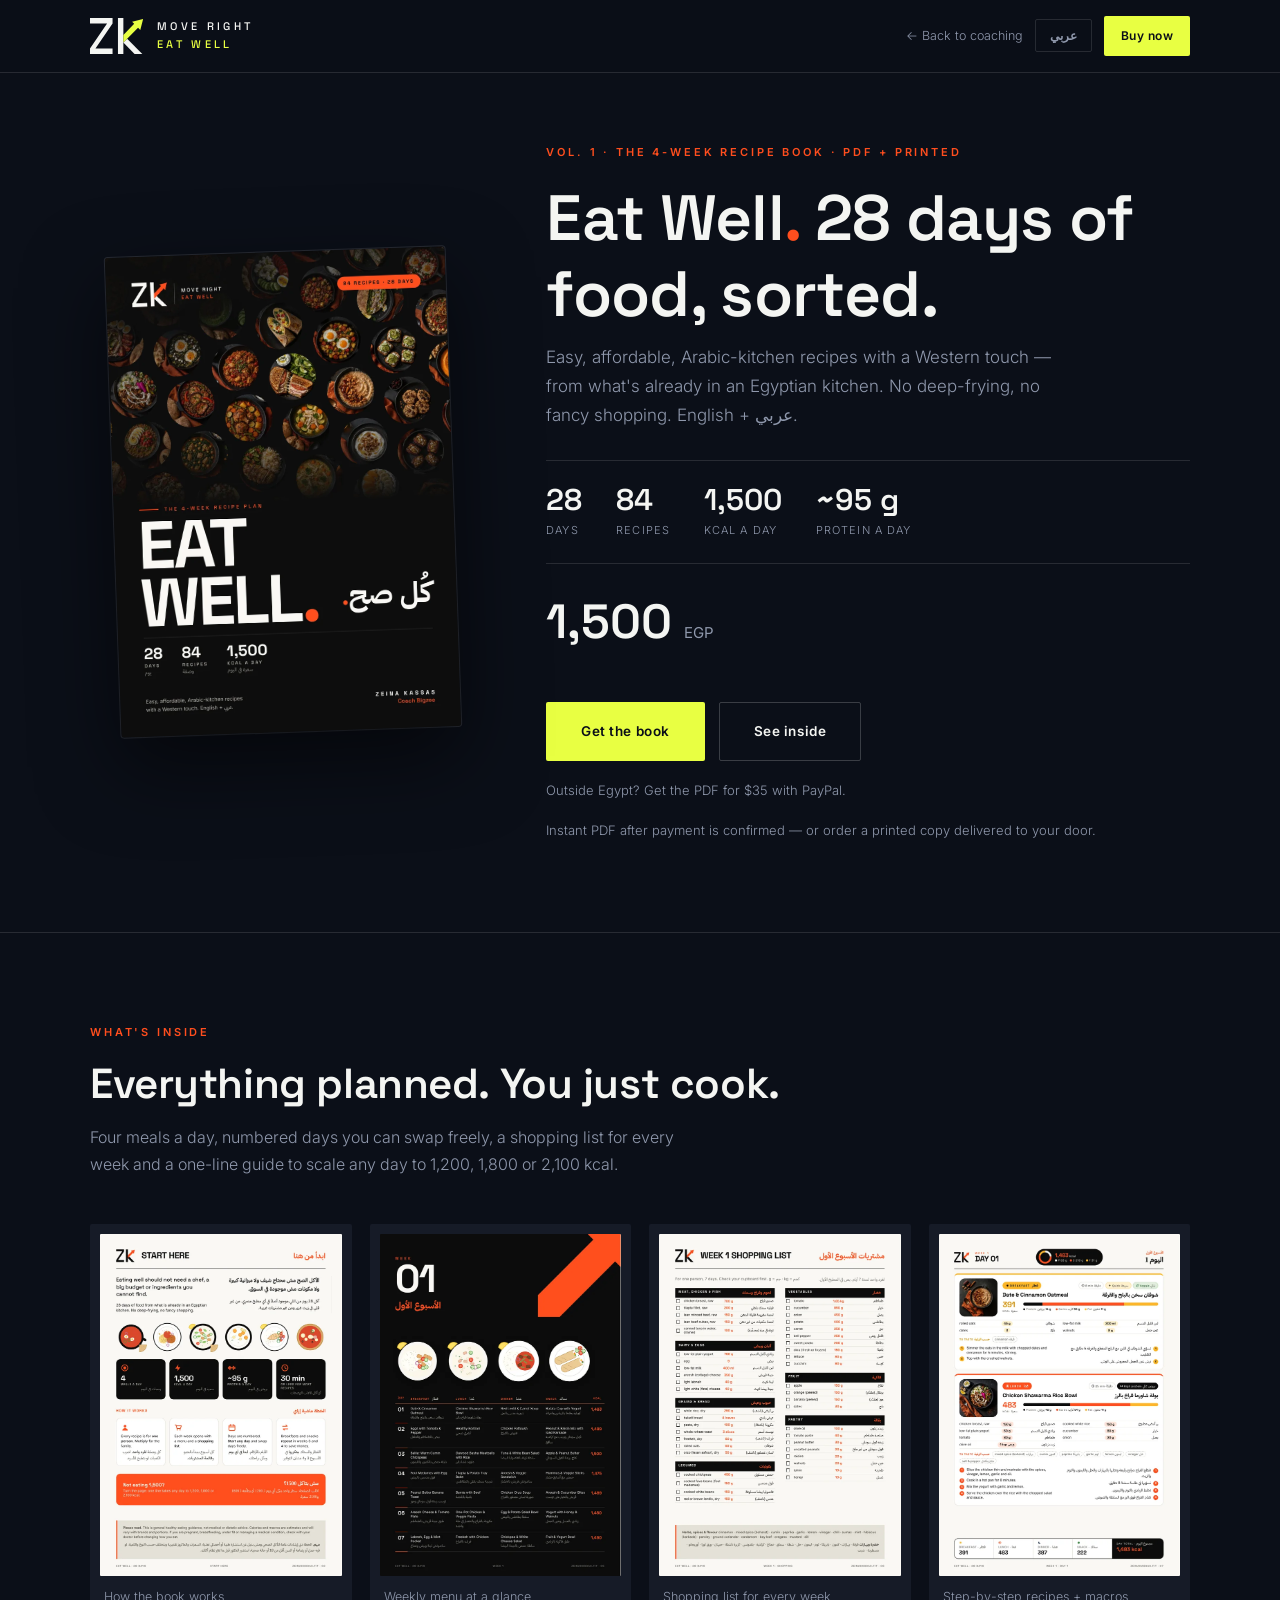
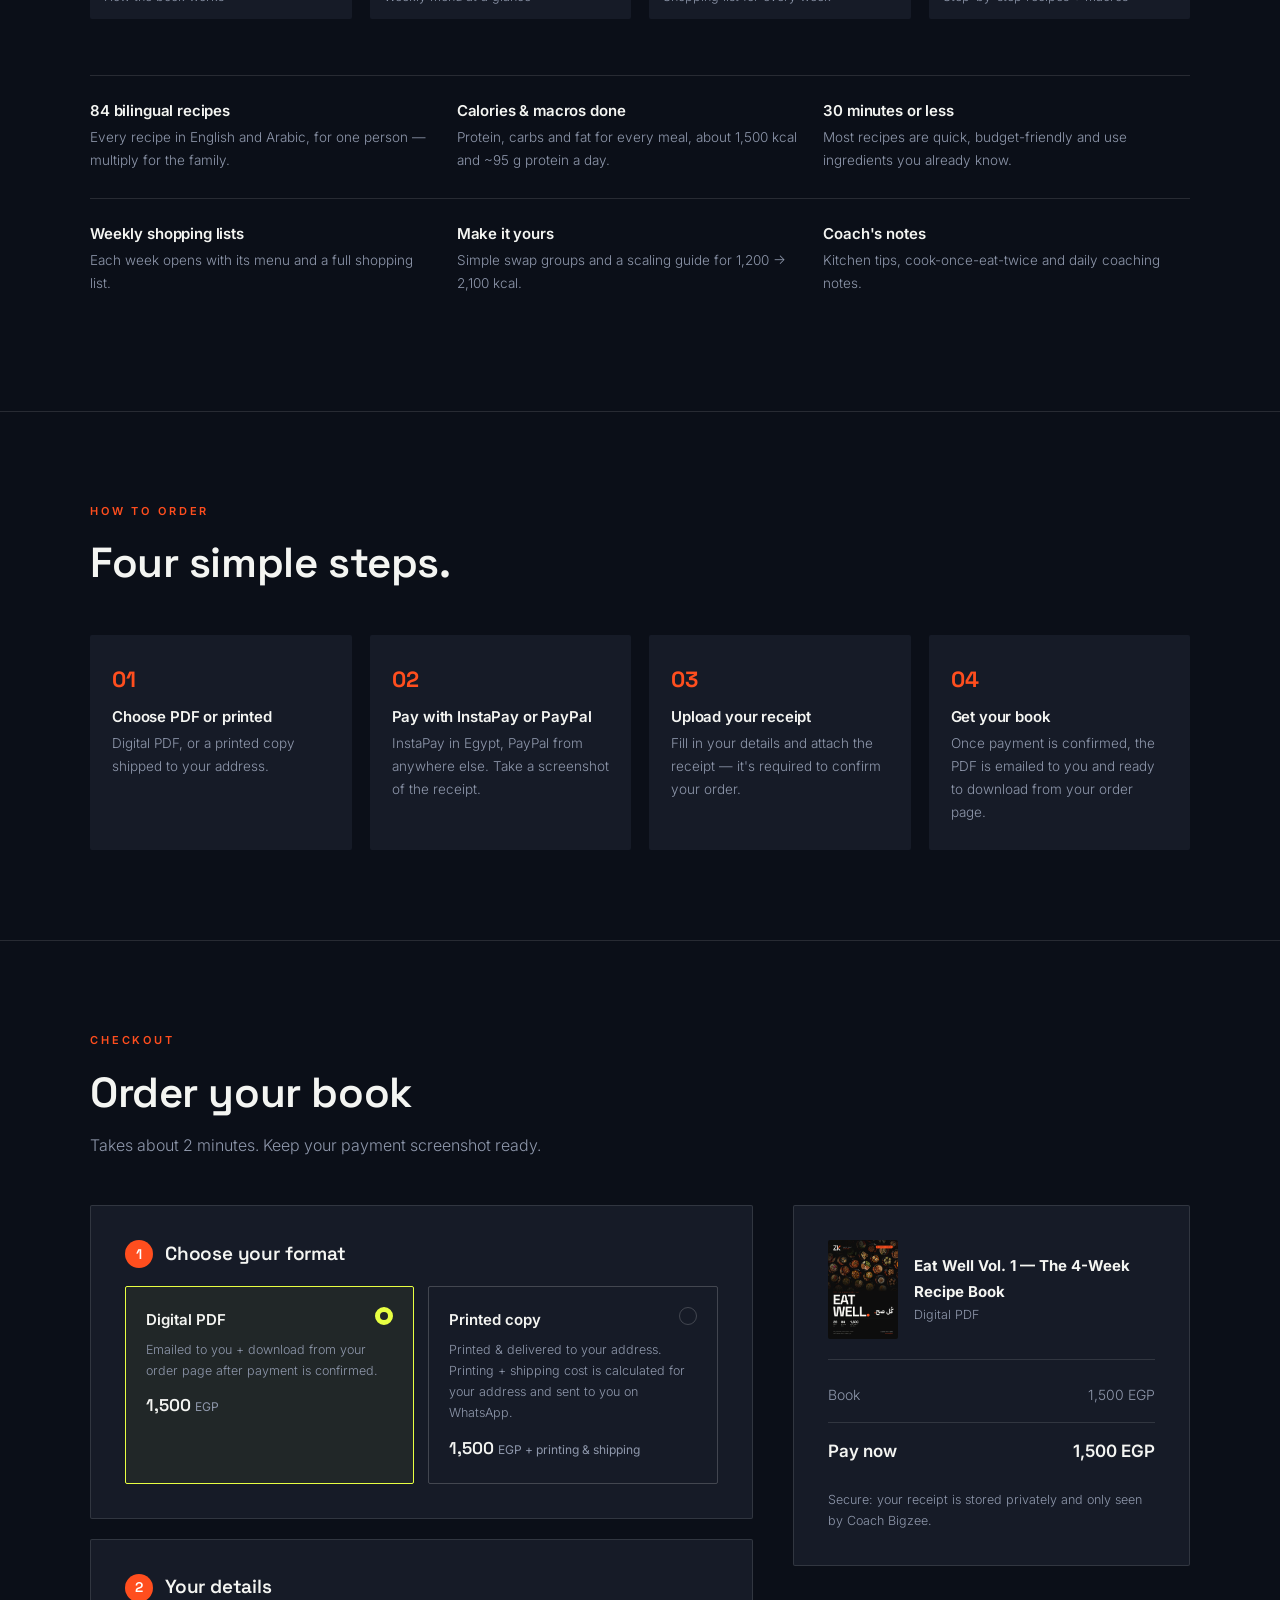
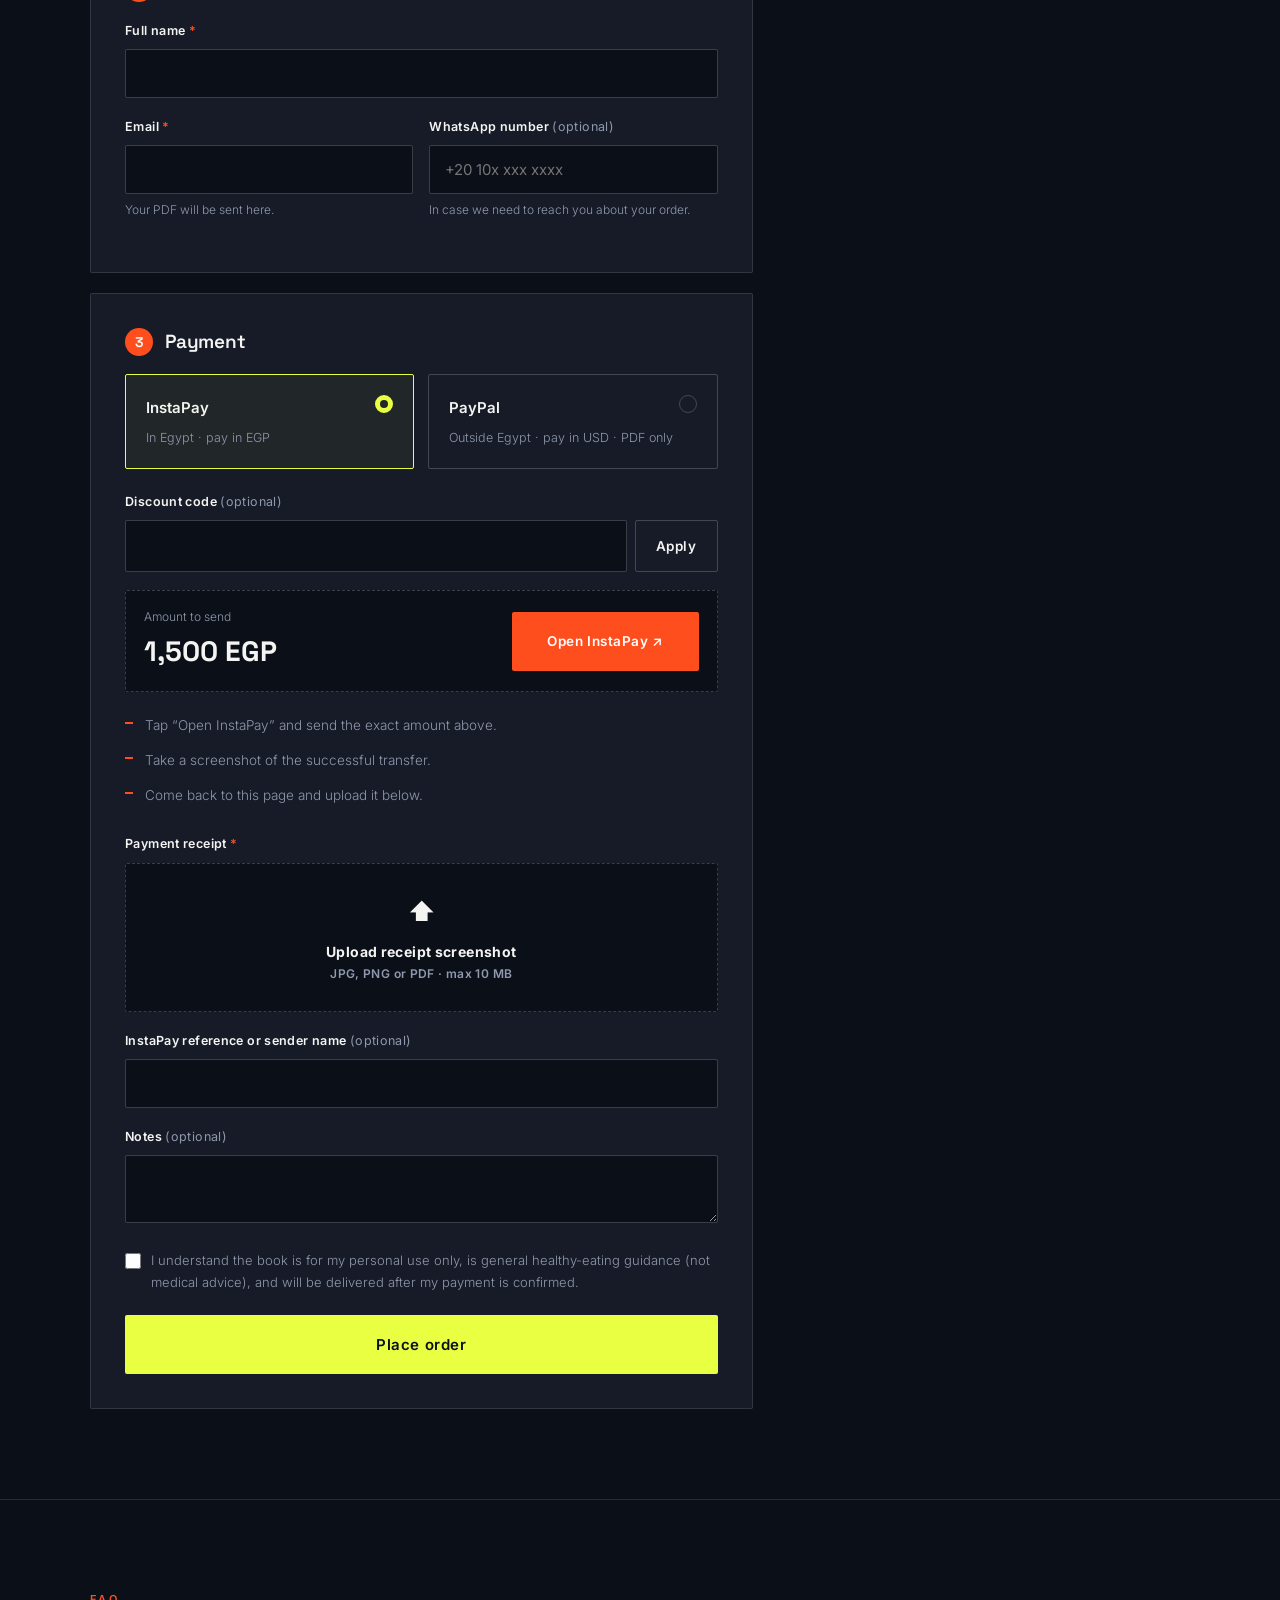
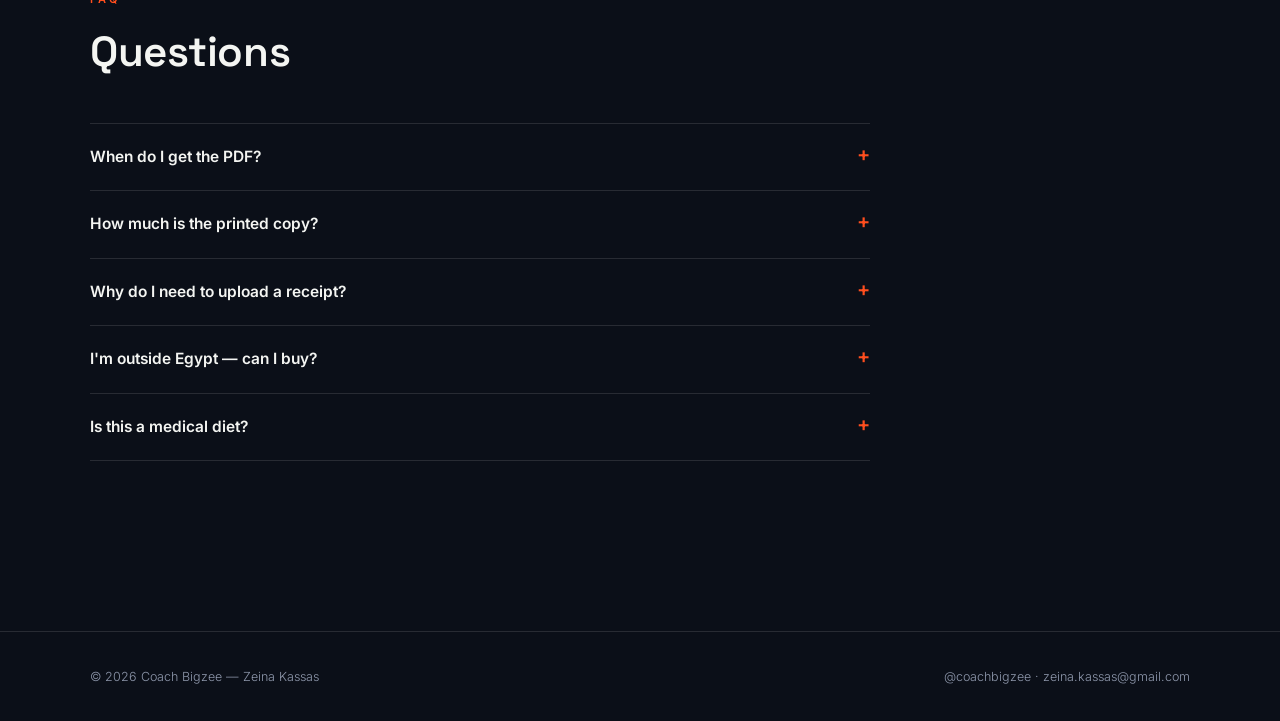
<file: eat-well.html>
<!DOCTYPE html>
<html lang="en">
<head>
<meta charset="UTF-8">
<meta name="viewport" content="width=device-width, initial-scale=1.0">
<title>Eat Well Vol. 1 — The 4-Week Recipe Book | Coach Bigzee</title>
<meta name="description" content="28 days, 84 easy Arabic-kitchen recipes, 1,500 kcal a day. English + Arabic. By Coach Bigzee — Zeina Kassas.">
<link rel="icon" type="image/svg+xml" href="assets/favicon.svg">
<meta name="theme-color" content="#0B0F18">
<meta property="og:title" content="Eat Well Vol. 1 — The 4-Week Recipe Book">
<meta property="og:description" content="28 days · 84 recipes · 1,500 kcal a day. English + عربي.">
<meta property="og:image" content="assets/shop/eat-well-cover-v2.webp">
<link rel="preconnect" href="https://fonts.googleapis.com">
<link rel="preconnect" href="https://fonts.gstatic.com" crossorigin>
<link href="https://fonts.googleapis.com/css2?family=Space+Grotesk:wght@400;500;600;700&family=Inter:wght@300;400;500;600;700&family=Cairo:wght@500;600;700;800&family=Tajawal:wght@300;400;500;700&display=swap" rel="stylesheet">
<link rel="stylesheet" href="assets/shop/shop.css">
<style>
  /* hero */
  .p-hero{padding:70px 0 90px;}
  .p-hero .wrap{display:grid;grid-template-columns:0.75fr 1.25fr;gap:70px;align-items:center;}
  .cover{position:relative;}
  .cover img{width:100%;max-width:340px;margin:0 auto;box-shadow:0 30px 80px rgba(0,0,0,.55),0 0 0 1px var(--hair);border-radius:3px;transform:rotate(-2deg);}
  html[dir=rtl] .cover img{transform:rotate(2deg);}
  .offer-flag{position:absolute;top:-14px;inset-inline-end:8%;background:var(--orange);color:#fff;font-weight:700;font-size:12px;letter-spacing:.12em;text-transform:uppercase;padding:9px 16px;border-radius:2px;z-index:2;}
  .p-hero h1{font-size:clamp(38px,5vw,64px);margin-bottom:10px;}
  .p-hero h1 em{font-style:normal;color:var(--orange);}
  .p-hero .sub{font-size:17px;color:var(--taupe);max-width:520px;margin-bottom:30px;}
  .stats{display:flex;gap:34px;flex-wrap:wrap;margin-bottom:34px;padding:22px 0;border-top:1px solid var(--hair);border-bottom:1px solid var(--hair);}
  .stats b{font-family:var(--serif);font-size:30px;font-weight:600;display:block;line-height:1.1;}
  .stats span{font-size:11px;letter-spacing:.1em;text-transform:uppercase;color:var(--taupe);}
  html[dir=rtl] .stats span{letter-spacing:0;font-size:13px;}
  .price-box{display:flex;align-items:baseline;gap:16px;flex-wrap:wrap;margin-bottom:8px;}
  .price-now{font-family:var(--serif);font-size:48px;font-weight:600;line-height:1;}
  .price-now small{font-size:15px;color:var(--taupe);font-family:var(--sans);font-weight:400;}
  .price-was{font-size:22px;color:var(--taupe);text-decoration:line-through;}
  .save{background:rgba(232,255,66,.14);color:var(--lime);font-size:12px;font-weight:700;padding:5px 10px;border-radius:2px;letter-spacing:.05em;}
  .offer-line{font-size:14px;color:var(--lime);margin-bottom:26px;min-height:22px;}
  .countdown{display:flex;gap:10px;margin:0 0 28px;direction:ltr;}
  html[dir=rtl] .countdown{justify-content:flex-end;}
  .countdown div{background:var(--sand);border:1px solid var(--hair);padding:10px 12px;min-width:64px;text-align:center;border-radius:2px;}
  .countdown b{display:block;font-family:var(--serif);font-size:24px;line-height:1.1;}
  .countdown span{font-size:10px;letter-spacing:.12em;text-transform:uppercase;color:var(--taupe);}
  .hero-cta{display:flex;gap:14px;flex-wrap:wrap;}
  .pay-opts{margin-bottom:22px;}
  .format-opt.off{opacity:.45;cursor:not-allowed;}
  .format-opt .abroad{color:var(--orange);}
  .code-row{display:flex;gap:8px;}
  .code-row input{flex:1;min-width:0;text-transform:uppercase;}
  .code-row .btn{white-space:nowrap;padding-inline:20px;}
  .field .hint.ok{color:var(--ok);}
  .summary .line.disc span:last-child{color:var(--ok);}
  .formats-mini{margin-top:18px;font-size:13px;color:var(--taupe);}

  /* inside */
  section.block{padding:90px 0;border-top:1px solid var(--hair);}
  section.block h2{font-size:clamp(28px,3.6vw,42px);margin-bottom:14px;}
  section.block .lead{color:var(--taupe);max-width:620px;margin-bottom:46px;font-size:16px;}
  .gallery{display:grid;grid-template-columns:repeat(4,1fr);gap:18px;}
  .gallery figure{background:var(--sand);padding:10px;border-radius:2px;cursor:zoom-in;}
  .gallery img{width:100%;aspect-ratio:827/1170;object-fit:cover;object-position:top;border-radius:1px;}
  .gallery figcaption{font-size:12.5px;color:var(--taupe);padding:10px 4px 2px;}
  .includes{display:grid;grid-template-columns:repeat(3,1fr);gap:0;margin-top:56px;}
  .includes div{padding:26px 26px 26px 0;border-top:1px solid var(--hair);}
  html[dir=rtl] .includes div{padding:26px 0 26px 26px;}
  .includes h3{font-family:var(--sans);font-size:15px;font-weight:600;margin-bottom:6px;}
  .includes p{font-size:13.5px;color:var(--taupe);}
  .lightbox{position:fixed;inset:0;background:rgba(0,0,0,.88);display:none;align-items:center;justify-content:center;z-index:100;padding:20px;cursor:zoom-out;}
  .lightbox.open{display:flex;}
  .lightbox img{max-height:92vh;width:auto;}

  /* steps */
  .steps{display:grid;grid-template-columns:repeat(4,1fr);gap:18px;}
  .step{background:var(--sand);padding:26px 22px;border-radius:2px;}
  .step .n{font-family:var(--serif);color:var(--orange);font-weight:700;font-size:22px;margin-bottom:10px;}
  .step h3{font-family:var(--sans);font-size:15px;margin-bottom:6px;}
  .step p{font-size:13.5px;color:var(--taupe);}

  /* checkout */
  .checkout{display:grid;grid-template-columns:1.25fr 0.75fr;gap:40px;align-items:start;}
  .card{background:var(--sand);border:1px solid var(--hair);padding:34px;border-radius:2px;}
  .card h3{font-size:19px;margin-bottom:18px;display:flex;align-items:center;gap:12px;}
  .card h3 .num{width:28px;height:28px;border-radius:50%;background:var(--orange);color:#fff;font-size:14px;display:inline-flex;align-items:center;justify-content:center;flex-shrink:0;}
  .card + .card{margin-top:20px;}
  .format-opts{display:grid;grid-template-columns:1fr 1fr;gap:14px;}
  .format-opt{position:relative;border:1px solid var(--hair2);padding:20px;border-radius:2px;cursor:pointer;transition:all .2s;display:block;}
  .format-opt:hover{border-color:var(--taupe);}
  .format-opt input{position:absolute;opacity:0;pointer-events:none;}
  .format-opt.sel{border-color:var(--lime);background:rgba(232,255,66,.05);}
  .format-opt .t{font-weight:600;font-size:15px;display:flex;justify-content:space-between;gap:10px;}
  .format-opt .t .dot{width:18px;height:18px;border:1px solid var(--hair2);border-radius:50%;flex-shrink:0;}
  .format-opt.sel .t .dot{border:5px solid var(--lime);}
  .format-opt p{font-size:12.5px;color:var(--taupe);margin-top:6px;}
  .format-opt .pr{margin-top:10px;font-family:var(--serif);font-weight:600;font-size:17px;}
  .format-opt .pr small{color:var(--taupe);font-family:var(--sans);font-weight:400;font-size:12px;}
  @media(max-width:640px){.format-opts{grid-template-columns:1fr;}}
  .print-fields{display:none;}
  .print-fields.show{display:block;}
  .pay-amount{display:flex;align-items:center;justify-content:space-between;gap:12px;background:var(--bg);border:1px dashed var(--hair2);padding:16px 18px;margin-bottom:16px;border-radius:2px;flex-wrap:wrap;}
  .pay-amount b{font-family:var(--serif);font-size:28px;}
  .pay-list{list-style:none;margin:0 0 20px;font-size:13.5px;color:var(--taupe);}
  .pay-list li{padding:6px 0;padding-inline-start:20px;position:relative;}
  .pay-list li::before{content:'';position:absolute;inset-inline-start:0;top:14px;width:8px;height:2px;background:var(--orange);}
  .drop{border:1px dashed var(--hair2);border-radius:2px;padding:26px;text-align:center;cursor:pointer;transition:all .2s;background:var(--bg);}
  .drop:hover,.drop.over{border-color:var(--lime);}
  .drop .ic{font-size:26px;margin-bottom:6px;}
  .drop strong{display:block;font-size:14px;}
  .drop small{color:var(--taupe);font-size:12px;}
  .drop input{display:none;}
  .preview{display:none;align-items:center;gap:14px;text-align:start;}
  .preview img{width:64px;height:64px;object-fit:cover;border-radius:2px;}
  .preview .pdf-ic{width:64px;height:64px;background:var(--sand);display:flex;align-items:center;justify-content:center;font-weight:700;color:var(--orange);border-radius:2px;}
  .drop.has-file .empty{display:none;}
  .drop.has-file .preview{display:flex;}
  .check{display:flex;gap:10px;align-items:flex-start;font-size:13px;color:var(--taupe);margin:6px 0 22px;cursor:pointer;}
  .check input{margin-top:4px;accent-color:var(--lime);width:16px;height:16px;flex-shrink:0;}
  .submit-btn{width:100%;font-size:15px;padding:19px;}
  .summary{position:sticky;top:96px;}
  .summary .item{display:flex;gap:16px;align-items:center;padding-bottom:20px;border-bottom:1px solid var(--hair);margin-bottom:16px;}
  .summary .item img{width:70px;border-radius:2px;}
  .summary .line{display:flex;justify-content:space-between;font-size:14px;padding:7px 0;color:var(--taupe);}
  .summary .line.total{color:var(--ivory);font-weight:600;font-size:17px;border-top:1px solid var(--hair);margin-top:8px;padding-top:14px;}
  .summary .tbd{color:var(--orange);}
  .form-msg{margin-top:16px;display:none;}
  .form-msg.show{display:block;}
  #hp{position:absolute;width:1px;height:1px;opacity:0;overflow:hidden;clip:rect(0 0 0 0);pointer-events:none;}

  /* faq */
  .faq{max-width:780px;}
  .faq details{border-top:1px solid var(--hair);padding:20px 0;}
  .faq details:last-child{border-bottom:1px solid var(--hair);}
  .faq summary{cursor:pointer;font-weight:600;font-size:15.5px;list-style:none;display:flex;justify-content:space-between;gap:16px;}
  .faq summary::after{content:'+';color:var(--orange);font-size:20px;line-height:1;}
  .faq details[open] summary::after{content:'–';}
  .faq p{color:var(--taupe);font-size:14px;margin-top:10px;}

  @media(max-width:980px){
    .p-hero .wrap,.checkout{grid-template-columns:1fr;gap:40px;}
    .p-hero{padding:40px 0 60px;}
    .cover img{max-width:320px;}
    .gallery{grid-template-columns:repeat(2,1fr);}
    .steps{grid-template-columns:1fr 1fr;}
    .includes{grid-template-columns:1fr;}
    .summary{position:static;order:-1;}
  }
  @media(max-width:640px){
    section.block{padding:60px 0;}
    .card{padding:22px 18px;}
    .steps{grid-template-columns:1fr;}
    .price-now{font-size:40px;}
  }
</style>
</head>
<body>

<nav class="shop-nav">
  <div class="wrap">
    <a class="brand" href="index.html" data-href-ar="ar.html" aria-label="ZK — Move Right, Eat Well">
      <svg viewBox="650 365 688 466" role="img" aria-label="ZK"><path class="mk-ink" d="M650 365H942V435L721 761H942V831H650V761L871 435H650Z"/><path class="mk-ink" d="M1012 365H1082V831H1012Z"/><path class="mk-ink" d="M1082 682L1131 633L1327 831H1227Z"/><path class="mk-arrow" d="M1082 585L1222 441L1195 412L1338 377L1301 520L1272 492L1131 633L1082 682Z"/></svg>
      <span class="brand-tag"><span>Move Right</span><span class="eat">Eat Well</span></span>
    </a>
    <div class="nav-right">
      <a class="back-link" href="index.html" data-href-ar="ar.html" data-i18n="nav_back">← Back to coaching</a>
      <button class="lang-switch" id="langBtn" type="button">عربي</button>
      <a class="btn btn-primary btn-sm" href="#checkout" data-i18n="nav_buy">Buy now</a>
    </div>
  </div>
</nav>

<!-- ============ HERO ============ -->
<section class="p-hero">
  <div class="wrap">
    <div class="cover">
      <span class="offer-flag" id="offerFlag" hidden data-i18n="flag">Launch offer</span>
      <img src="assets/shop/eat-well-cover-v2.webp" alt="Eat Well Vol. 1 — The 4-Week Recipe Book cover" width="900" height="1273">
    </div>
    <div>
      <span class="eyebrow" data-i18n="eyebrow">Vol. 1 · The 4-Week Recipe Book · PDF + Printed</span>
      <h1 data-i18n-html="title">Eat Well<em>.</em> 28 days of food, sorted.</h1>
      <p class="sub" data-i18n="sub">Easy, affordable, Arabic-kitchen recipes with a Western touch — from what's already in an Egyptian kitchen. No deep-frying, no fancy shopping. English + عربي.</p>
      <div class="stats">
        <div><b>28</b><span data-i18n="s_days">Days</span></div>
        <div><b>84</b><span data-i18n="s_recipes">Recipes</span></div>
        <div><b>1,500</b><span data-i18n="s_kcal">kcal a day</span></div>
        <div><b>~95 g</b><span data-i18n="s_protein">Protein a day</span></div>
      </div>
      <div class="price-box">
        <div class="price-now"><span id="priceNow">1,500</span> <small data-i18n="egp">EGP</small></div>
        <div class="price-was" id="priceWas" hidden>1,500 EGP</div>
        <div class="save" id="saveTag" hidden></div>
      </div>
      <div class="offer-line" id="offerLine"></div>
      <div class="countdown" id="countdown" hidden>
        <div><b id="cdD">0</b><span data-i18n="cd_d">Days</span></div>
        <div><b id="cdH">0</b><span data-i18n="cd_h">Hrs</span></div>
        <div><b id="cdM">0</b><span data-i18n="cd_m">Min</span></div>
        <div><b id="cdS">0</b><span data-i18n="cd_s">Sec</span></div>
      </div>
      <div class="hero-cta">
        <a class="btn btn-primary" href="#checkout" data-i18n="cta_buy">Get the book</a>
        <a class="btn btn-ghost" href="#inside" data-i18n="cta_inside">See inside</a>
      </div>
      <p class="formats-mini" id="usdLine"></p>
      <p class="formats-mini" data-i18n="formats_mini">Instant PDF after payment is confirmed — or order a printed copy delivered to your door.</p>
    </div>
  </div>
</section>

<!-- ============ INSIDE ============ -->
<section class="block" id="inside">
  <div class="wrap">
    <span class="eyebrow" data-i18n="in_eyebrow">What's inside</span>
    <h2 data-i18n="in_title">Everything planned. You just cook.</h2>
    <p class="lead" data-i18n="in_lead">Four meals a day, numbered days you can swap freely, a shopping list for every week and a one-line guide to scale any day to 1,200, 1,800 or 2,100 kcal.</p>
    <div class="gallery">
      <figure><img src="assets/shop/eat-well-start-v2.webp" alt="Start here page" loading="lazy"><figcaption data-i18n="g1">How the book works</figcaption></figure>
      <figure><img src="assets/shop/eat-well-week-v2.webp" alt="Week 1 menu" loading="lazy"><figcaption data-i18n="g2">Weekly menu at a glance</figcaption></figure>
      <figure><img src="assets/shop/eat-well-shopping-v2.webp" alt="Shopping list" loading="lazy"><figcaption data-i18n="g3">Shopping list for every week</figcaption></figure>
      <figure><img src="assets/shop/eat-well-recipe-v3.webp" alt="Day 1 recipes" loading="lazy"><figcaption data-i18n="g4">Step-by-step recipes + macros</figcaption></figure>
    </div>
    <div class="includes">
      <div><h3 data-i18n="i1t">84 bilingual recipes</h3><p data-i18n="i1p">Every recipe in English and Arabic, for one person — multiply for the family.</p></div>
      <div><h3 data-i18n="i2t">Calories &amp; macros done</h3><p data-i18n="i2p">Protein, carbs and fat for every meal, about 1,500 kcal and ~95 g protein a day.</p></div>
      <div><h3 data-i18n="i3t">30 minutes or less</h3><p data-i18n="i3p">Most recipes are quick, budget-friendly and use ingredients you already know.</p></div>
      <div><h3 data-i18n="i4t">Weekly shopping lists</h3><p data-i18n="i4p">Each week opens with its menu and a full shopping list.</p></div>
      <div><h3 data-i18n="i5t">Make it yours</h3><p data-i18n="i5p">Simple swap groups and a scaling guide for 1,200 → 2,100 kcal.</p></div>
      <div><h3 data-i18n="i6t">Coach's notes</h3><p data-i18n="i6p">Kitchen tips, cook-once-eat-twice and daily coaching notes.</p></div>
    </div>
  </div>
</section>

<!-- ============ HOW BUYING WORKS ============ -->
<section class="block">
  <div class="wrap">
    <span class="eyebrow" data-i18n="how_eyebrow">How to order</span>
    <h2 data-i18n="how_title">Four simple steps.</h2>
    <p class="lead"></p>
    <div class="steps">
      <div class="step"><div class="n">01</div><h3 data-i18n="h1t">Choose PDF or printed</h3><p data-i18n="h1p">Digital PDF, or a printed copy shipped to your address.</p></div>
      <div class="step"><div class="n">02</div><h3 data-i18n="h2t">Pay via InstaPay</h3><p data-i18n="h2p">Send the amount through InstaPay and take a screenshot of the receipt.</p></div>
      <div class="step"><div class="n">03</div><h3 data-i18n="h3t">Upload your receipt</h3><p data-i18n="h3p">Fill in your details and attach the receipt — it's required to confirm your order.</p></div>
      <div class="step"><div class="n">04</div><h3 data-i18n="h4t">Get your book</h3><p data-i18n="h4p">Once payment is confirmed, the PDF is emailed to you and ready to download from your order page.</p></div>
    </div>
  </div>
</section>

<!-- ============ CHECKOUT ============ -->
<section class="block" id="checkout">
  <div class="wrap">
    <span class="eyebrow" data-i18n="co_eyebrow">Checkout</span>
    <h2 data-i18n="co_title">Order your book</h2>
    <p class="lead" data-i18n="co_lead">Takes about 2 minutes. Keep your InstaPay receipt screenshot ready.</p>

    <div class="checkout">
      <form id="orderForm" novalidate>
        <input type="text" name="website" id="hp" tabindex="-1" autocomplete="off" aria-hidden="true">

        <!-- 1. format -->
        <div class="card">
          <h3><span class="num">1</span><span data-i18n="c1">Choose your format</span></h3>
          <div class="format-opts">
            <label class="format-opt sel" data-format="pdf">
              <input type="radio" name="format" value="pdf" checked>
              <div class="t"><span data-i18n="f_pdf">Digital PDF</span><span class="dot"></span></div>
              <p data-i18n="f_pdf_p">Emailed to you + download from your order page after payment is confirmed.</p>
              <div class="pr"><span class="js-price">1,500</span> <small class="js-cur">EGP</small></div>
            </label>
            <label class="format-opt" data-format="print" id="printOpt">
              <input type="radio" name="format" value="print">
              <div class="t"><span data-i18n="f_print">Printed copy</span><span class="dot"></span></div>
              <p data-i18n="f_print_p">Printed &amp; delivered to your address. Printing + shipping cost is calculated for your address and sent to you on WhatsApp.</p>
              <p class="abroad" data-i18n="print_abroad" hidden>Not available with PayPal — printed copies ship within Egypt only.</p>
              <div class="pr"><span class="js-price-egp">1,500</span> <small data-i18n="plus_print">EGP + printing &amp; shipping</small></div>
            </label>
          </div>
        </div>

        <!-- 2. details -->
        <div class="card">
          <h3><span class="num">2</span><span data-i18n="c2">Your details</span></h3>
          <div class="field" data-f="name">
            <label for="name"><span data-i18n="l_name">Full name</span> <span class="req">*</span></label>
            <input id="name" name="name" autocomplete="name" required maxlength="120">
            <div class="err" data-i18n="e_name">Please enter your name.</div>
          </div>
          <div class="row2">
            <div class="field" data-f="email">
              <label for="email"><span data-i18n="l_email">Email</span> <span class="req">*</span></label>
              <input id="email" name="email" type="email" autocomplete="email" required maxlength="160" dir="ltr">
              <div class="hint" data-i18n="h_email">Your PDF will be sent here.</div>
              <div class="err" data-i18n="e_email">Please enter a valid email.</div>
            </div>
            <div class="field" data-f="whatsapp">
              <label for="whatsapp"><span data-i18n="l_wa">WhatsApp number</span> <span class="req" id="waReq" hidden>*</span><span class="opt" id="waOpt" data-i18n="optional">(optional)</span></label>
              <input id="whatsapp" name="whatsapp" type="tel" autocomplete="tel" maxlength="40" placeholder="+20 10x xxx xxxx" dir="ltr">
              <div class="hint" id="waHint" data-i18n="h_wa">In case we need to reach you about your order.</div>
              <div class="err" data-i18n="e_wa">Please enter a valid WhatsApp number (with country code).</div>
            </div>
          </div>
          <div class="print-fields" id="printFields">
            <div class="field" data-f="city">
              <label for="city"><span data-i18n="l_city">City / Governorate</span> <span class="req">*</span></label>
              <input id="city" name="city" autocomplete="address-level2" maxlength="80">
              <div class="err" data-i18n="e_city">Please enter your city.</div>
            </div>
            <div class="field" data-f="address">
              <label for="address"><span data-i18n="l_addr">Delivery address</span> <span class="req">*</span></label>
              <textarea id="address" name="address" rows="3" autocomplete="street-address" maxlength="500" data-i18n-ph="ph_addr" placeholder="Street, building, floor, apartment, landmark"></textarea>
              <div class="err" data-i18n="e_addr">Please enter your full delivery address.</div>
            </div>
            <div class="notice" data-i18n="print_note">After confirming your payment, we'll calculate printing + shipping to your address and send you the cost on WhatsApp. Your copy is printed once that's paid.</div>
          </div>
        </div>

        <!-- 3. payment -->
        <div class="card">
          <h3><span class="num">3</span><span data-i18n="c3">Payment</span></h3>
          <div class="format-opts pay-opts">
            <label class="format-opt sel" data-method="instapay">
              <input type="radio" name="payment_method" value="instapay" checked>
              <div class="t"><span data-i18n="m_instapay">InstaPay</span><span class="dot"></span></div>
              <p data-i18n="m_instapay_p">In Egypt · pay in EGP</p>
            </label>
            <label class="format-opt" data-method="paypal">
              <input type="radio" name="payment_method" value="paypal">
              <div class="t"><span data-i18n="m_paypal">PayPal</span><span class="dot"></span></div>
              <p data-i18n="m_paypal_p">Outside Egypt · pay in USD · PDF only</p>
            </label>
          </div>
          <div class="field" data-f="discount">
            <label for="discount_code"><span data-i18n="l_code">Discount code</span> <span class="opt" data-i18n="optional">(optional)</span></label>
            <div class="code-row">
              <input id="discount_code" name="discount_code" maxlength="30" autocomplete="off" autocapitalize="characters" spellcheck="false" dir="ltr">
              <button class="btn btn-ghost" type="button" id="codeBtn" data-i18n="code_apply">Apply</button>
            </div>
            <div class="hint ok" id="codeOk" hidden></div>
            <div class="err" id="codeErr"></div>
          </div>
          <div class="notice ok" id="freeNote" hidden data-i18n="free_note">No payment needed with this code — just place your order.</div>
          <div class="pay-block" id="payBlock">
          <div class="pay-amount">
            <div><div class="muted" style="font-size:12px" data-i18n="amount_to_send">Amount to send</div><b><span class="js-pay">1,500</span> <span class="js-cur">EGP</span></b></div>
            <a class="btn btn-orange" id="payBtn" href="https://ipn.eg/S/bigzee/instapay/03EiLL" target="_blank" rel="noopener">Open InstaPay ↗</a>
          </div>
          <ul class="pay-list">
            <li id="payStep1">Tap “Open InstaPay” and send the exact amount above.</li>
            <li data-i18n="pay2">Take a screenshot of the successful transfer.</li>
            <li data-i18n="pay3">Come back to this page and upload it below.</li>
          </ul>
          <div class="field" data-f="receipt">
            <label><span data-i18n="l_receipt">Payment receipt</span> <span class="req">*</span></label>
            <label class="drop" id="drop">
              <input type="file" id="receipt" name="receipt" accept="image/*,application/pdf">
              <div class="empty">
                <div class="ic">⬆</div>
                <strong data-i18n="drop_t">Upload receipt screenshot</strong>
                <small data-i18n="drop_s">JPG, PNG or PDF · max 10 MB</small>
              </div>
              <div class="preview" id="preview">
                <img id="prevImg" alt="" hidden><div class="pdf-ic" id="prevPdf" hidden>PDF</div>
                <div><strong id="prevName"></strong><small data-i18n="drop_change">Tap to change</small></div>
              </div>
            </label>
            <div class="err" id="receiptErr" data-i18n="e_receipt">Attaching your payment receipt is required.</div>
          </div>
          </div>
          <div class="field">
            <label for="payment_ref"><span id="refLabel">InstaPay reference or sender name</span> <span class="opt" data-i18n="optional">(optional)</span></label>
            <input id="payment_ref" name="payment_ref" maxlength="120">
          </div>
          <div class="field">
            <label for="notes"><span data-i18n="l_notes">Notes</span> <span class="opt" data-i18n="optional">(optional)</span></label>
            <textarea id="notes" name="notes" rows="2" maxlength="1000"></textarea>
          </div>
          <label class="check" data-f="agree"><input type="checkbox" id="agree"><span data-i18n="agree">I understand the book is for my personal use only, is general healthy-eating guidance (not medical advice), and will be delivered after my payment is confirmed.</span></label>
          <button class="btn btn-primary submit-btn" type="submit" id="submitBtn"><span data-i18n="submit">Place order</span></button>
          <div class="form-msg notice err" id="formMsg"></div>
        </div>
      </form>

      <aside class="summary card">
        <div class="item">
          <img src="assets/shop/eat-well-cover-v2.webp" alt="">
          <div><strong data-i18n="sum_name">Eat Well Vol. 1 — The 4-Week Recipe Book</strong><div class="muted" style="font-size:12.5px" id="sumFormat" data-i18n="f_pdf">Digital PDF</div></div>
        </div>
        <div class="line"><span data-i18n="sum_plan">Book</span><span><span class="js-price">1,500</span> <span class="js-cur">EGP</span></span></div>
        <div class="line" id="sumPrintLine" hidden><span data-i18n="sum_print">Printing + shipping</span><span class="tbd" data-i18n="sum_tbd">via WhatsApp</span></div>
        <div class="line disc" id="sumDiscLine" hidden><span><span data-i18n="sum_discount">Discount</span> <span class="muted" id="sumDiscCode"></span></span><span>−<span id="sumDisc">0</span> <span class="js-cur">EGP</span></span></div>
        <div class="line total"><span data-i18n="sum_total">Pay now</span><span><span class="js-pay">1,500</span> <span class="js-cur">EGP</span></span></div>
        <p class="muted" style="font-size:12.5px;margin-top:16px" data-i18n="sum_note">Secure: your receipt is stored privately and only seen by Coach Bigzee.</p>
      </aside>
    </div>
  </div>
</section>

<!-- ============ FAQ ============ -->
<section class="block">
  <div class="wrap">
    <span class="eyebrow">FAQ</span>
    <h2 data-i18n="faq_title">Questions</h2>
    <p class="lead"></p>
    <div class="faq">
      <details><summary data-i18n="q1">When do I get the PDF?</summary><p data-i18n="a1">As soon as we check your receipt and confirm your payment — usually within a few hours. You'll get an email with the PDF attached, and you can also download it from your order page.</p></details>
      <details><summary data-i18n="q2">How much is the printed copy?</summary><p data-i18n="a2">You pay the book price now. Printing and shipping depend on your address, so we calculate it and send you the exact cost on WhatsApp. You also receive the PDF once payment is confirmed.</p></details>
      <details><summary data-i18n="q3">Why do I need to upload a receipt?</summary><p data-i18n="a3">InstaPay transfers are confirmed manually. The receipt lets us match your payment to your order quickly.</p></details>
      <details><summary data-i18n="q4">I'm outside Egypt — can I buy?</summary><p data-i18n="a4">Yes. Message us on Instagram @coachbigzee or email zeina.kassas@gmail.com and we'll send you an international payment option.</p></details>
      <details><summary data-i18n="q5">Is this a medical diet?</summary><p data-i18n="a5">No. It's general healthy-eating guidance. If you're pregnant, breastfeeding, under 18 or managing a medical condition, check with your doctor first.</p></details>
    </div>
  </div>
</section>

<footer class="shop-foot">
  <div class="wrap">
    <span>© 2026 Coach Bigzee — Zeina Kassas</span>
    <span><a href="https://instagram.com/coachbigzee" target="_blank" rel="noopener">@coachbigzee</a> · <a href="mailto:zeina.kassas@gmail.com">zeina.kassas@gmail.com</a></span>
  </div>
</footer>

<div class="lightbox" id="lightbox"><img alt=""></div>

<script src="assets/shop/shop-config.js"></script>
<script src="assets/shop/i18n-eat-well.js"></script>
<script>
(function () {
  var C = window.ZK_SHOP, P = Object.assign({}, C.PRODUCT);
  var params = new URLSearchParams(location.search);
  var lang = params.get('lang') === 'ar' ? 'ar' : 'en';
  var T = window.ZK_I18N;

  /* ---------- language ---------- */
  function t(k) { return (T[lang] && T[lang][k]) || T.en[k] || ''; }
  function applyLang() {
    document.documentElement.lang = lang;
    document.documentElement.dir = lang === 'ar' ? 'rtl' : 'ltr';
    document.querySelectorAll('[data-i18n]').forEach(function (el) { if (T.en[el.dataset.i18n] !== undefined) el.textContent = t(el.dataset.i18n); });
    document.querySelectorAll('[data-i18n-html]').forEach(function (el) { el.innerHTML = t(el.dataset.i18nHtml); });
    document.querySelectorAll('[data-i18n-ph]').forEach(function (el) { el.placeholder = t(el.dataset.i18nPh); });
    document.querySelectorAll('[data-href-ar]').forEach(function (el) {
      if (!el.dataset.hrefEn) el.dataset.hrefEn = el.getAttribute('href');
      el.setAttribute('href', lang === 'ar' ? el.dataset.hrefAr : el.dataset.hrefEn);
    });
    document.getElementById('langBtn').textContent = lang === 'ar' ? 'EN' : 'عربي';
    document.title = t('doc_title');
    syncFormat(); renderPrice();
  }
  document.getElementById('langBtn').addEventListener('click', function () {
    lang = lang === 'ar' ? 'en' : 'ar';
    var u = new URL(location.href); u.searchParams.set('lang', lang); history.replaceState(null, '', u);
    applyLang();
  });

  /* ---------- price & offer ---------- */
  var fmt = function (n) { return Number(n).toLocaleString('en-US'); };
  function offerState(now) {
    var s = new Date(P.offer_starts).getTime(), e = new Date(P.offer_ends).getTime();
    if (!P.offer_egp) return 'none';
    if (now < s) return 'upcoming';
    if (now < e) return 'live';
    return 'ended';
  }
  function currentPrice() { return offerState(Date.now()) === 'live' ? P.offer_egp : P.price_egp; }
  function currentUsd() { return Number(offerState(Date.now()) === 'live' && P.offer_usd ? P.offer_usd : P.price_usd); }
  function isPayPal() { var r = document.querySelector('input[name=payment_method]:checked'); return !!r && r.value === 'paypal'; }
  var r2 = function (n) { return Math.round(n * 100) / 100; };
  var fmtUsd = function (n) { return n % 1 ? n.toFixed(2) : String(n); };
  function money(n) { return isPayPal() ? fmtUsd(n) : fmt(n); }
  function renderPrice() {
    var now = Date.now(), st = offerState(now), price = currentPrice(), usd = currentUsd(), pp = isPayPal();
    var base = pp ? usd : price;
    document.querySelectorAll('.js-price').forEach(function (el) { el.textContent = money(base); });
    document.querySelectorAll('.js-price-egp').forEach(function (el) { el.textContent = fmt(price); });
    document.querySelectorAll('.js-cur').forEach(function (el) { el.textContent = t(pp ? 'usd' : 'egp'); });
    document.getElementById('priceNow').textContent = fmt(price);
    document.getElementById('usdLine').textContent = usd ? t('usd_line').replace('{p}', '$' + fmtUsd(usd)) : '';
    renderPay(base, price);
    var was = document.getElementById('priceWas'), save = document.getElementById('saveTag'),
        line = document.getElementById('offerLine'), cd = document.getElementById('countdown'),
        flag = document.getElementById('offerFlag');
    was.hidden = save.hidden = flag.hidden = st !== 'live';
    cd.hidden = !(st === 'live' || st === 'upcoming');
    if (st === 'live') {
      was.textContent = fmt(P.price_egp) + ' ' + t('egp');
      save.textContent = t('save') + ' ' + fmt(P.price_egp - P.offer_egp) + ' ' + t('egp');
      line.textContent = t('offer_live');
      tick(new Date(P.offer_ends).getTime());
    } else if (st === 'upcoming') {
      line.textContent = t('offer_soon').replace('{p}', fmt(P.offer_egp));
      tick(new Date(P.offer_starts).getTime());
    } else { line.textContent = ''; }
  }
  /* ---------- discount code ---------- */
  var disc = null, payNow = null;   // disc = applied code {code, kind, value}
  var codeIn = document.getElementById('discount_code'), codeBtn = document.getElementById('codeBtn');
  function renderPay(base, baseEgp) {
    var pp = isPayPal(), off = 0;
    if (disc && pp) off = disc.kind === 'percent' ? r2(base * disc.value / 100) : r2(base * Math.min(disc.value, baseEgp) / baseEgp);
    else if (disc) off = disc.kind === 'percent' ? Math.round(base * disc.value / 100) : Math.min(disc.value, base);
    payNow = r2(base - off);
    document.querySelectorAll('.js-pay').forEach(function (el) { el.textContent = money(payNow); });
    document.getElementById('sumDiscLine').hidden = !disc;
    document.getElementById('sumDisc').textContent = money(off);
    document.getElementById('sumDiscCode').textContent = disc ? disc.code : '';
    var ok = document.getElementById('codeOk');
    ok.hidden = !disc;
    if (disc) ok.textContent = t('code_ok').replace('{d}', money(off)).replace(t('egp'), t(pp ? 'usd' : 'egp'));
    var btn = document.getElementById('payBtn');
    btn.textContent = t(pp ? 'pay_btn_pp' : 'pay_btn');
    btn.href = pp ? C.PAYPAL_URL.replace(/\/$/, '') + '/' + fmtUsd(payNow) + 'USD' : C.INSTAPAY_URL;
    document.getElementById('payStep1').textContent = t(pp ? 'pay1_pp' : 'pay1');
    document.getElementById('refLabel').textContent = t(pp ? 'l_ref_pp' : 'l_ref');
    var free = payNow === 0;
    document.getElementById('freeNote').hidden = !free;
    document.getElementById('payBlock').hidden = free;
  }
  function applyCode() {
    var code = codeIn.value.trim().toUpperCase();
    codeIn.value = code;
    setInvalid('discount', false);
    if (!code) { disc = null; renderPrice(); return; }
    if (!C.configured()) { setInvalid('discount', true, 'e_setup'); return; }
    codeBtn.disabled = true;
    fetch(C.SUPABASE_URL + '/rest/v1/rpc/quote_price', {
      method: 'POST', headers: C.headers({ 'Content-Type': 'application/json' }),
      body: JSON.stringify({ p_id: P.id || 'eat-well', p_code: code, p_currency: isPayPal() ? 'USD' : 'EGP' })
    })
      .then(function (r) { if (!r.ok) throw new Error(); return r.json(); })
      .then(function (q) {
        if (q.code_error) { disc = null; setInvalid('discount', true, 'code_' + q.code_error); }
        else { disc = { code: q.code, kind: q.kind, value: q.value }; }
        renderPrice();
      })
      .catch(function () { setInvalid('discount', true, 'e_network'); })
      .then(function () { codeBtn.disabled = false; });
  }
  codeBtn.addEventListener('click', applyCode);
  codeIn.addEventListener('keydown', function (e) { if (e.key === 'Enter') { e.preventDefault(); applyCode(); } });
  codeIn.addEventListener('input', function () {
    if (disc && codeIn.value.trim().toUpperCase() !== disc.code) { disc = null; renderPrice(); }
    setInvalid('discount', false);
  });

  var cdTarget = 0;
  function tick(target) { cdTarget = target; }
  setInterval(function () {
    if (!cdTarget) return;
    var d = Math.max(0, cdTarget - Date.now());
    if (d === 0) { cdTarget = 0; renderPrice(); return; }
    document.getElementById('cdD').textContent = Math.floor(d / 864e5);
    document.getElementById('cdH').textContent = Math.floor(d / 36e5) % 24;
    document.getElementById('cdM').textContent = Math.floor(d / 6e4) % 60;
    document.getElementById('cdS').textContent = Math.floor(d / 1e3) % 60;
  }, 1000);

  // authoritative price from the database (falls back to config values)
  if (C.configured()) {
    fetch(C.SUPABASE_URL + '/rest/v1/products?id=eat-well&select=price_egp,offer_egp,price_usd,offer_usd,offer_starts,offer_ends', { headers: C.headers() })
      .then(function (r) { return r.ok ? r.json() : []; })
      .then(function (rows) { if (rows && rows[0]) { Object.assign(P, rows[0]); renderPrice(); } })
      .catch(function () {});
  }

  /* ---------- gallery lightbox ---------- */
  var lb = document.getElementById('lightbox');
  document.querySelectorAll('.gallery figure').forEach(function (f) {
    f.addEventListener('click', function () { lb.querySelector('img').src = f.querySelector('img').src; lb.classList.add('open'); });
  });
  lb.addEventListener('click', function () { lb.classList.remove('open'); });

  /* ---------- form ---------- */
  var form = document.getElementById('orderForm');

  function selectedFormat() { return form.querySelector('input[name=format]:checked').value; }
  function syncFormat() {
    var f = selectedFormat(), isPrint = f === 'print';
    document.querySelectorAll('.format-opt[data-format]').forEach(function (o) { o.classList.toggle('sel', o.dataset.format === f); });
    document.getElementById('printFields').classList.toggle('show', isPrint);
    document.getElementById('waReq').hidden = !isPrint;
    document.getElementById('waOpt').hidden = isPrint;
    document.getElementById('waHint').textContent = t(isPrint ? 'h_wa_print' : 'h_wa');
    document.getElementById('sumPrintLine').hidden = !isPrint;
    document.getElementById('sumFormat').textContent = t(isPrint ? 'f_print' : 'f_pdf');
  }
  form.querySelectorAll('input[name=format]').forEach(function (r) { r.addEventListener('change', syncFormat); });

  // payment method: PayPal (outside Egypt) is USD and PDF only
  function syncMethod() {
    var pp = isPayPal(), printOpt = document.getElementById('printOpt'), printRadio = printOpt.querySelector('input');
    document.querySelectorAll('.format-opt[data-method]').forEach(function (o) { o.classList.toggle('sel', o.dataset.method === (pp ? 'paypal' : 'instapay')); });
    if (pp && printRadio.checked) form.querySelector('input[name=format][value=pdf]').checked = true;
    printRadio.disabled = pp;
    printOpt.classList.toggle('off', pp);
    printOpt.querySelector('.abroad').hidden = !pp;
    syncFormat(); renderPrice();
  }
  form.querySelectorAll('input[name=payment_method]').forEach(function (r) { r.addEventListener('change', syncMethod); });

  // receipt upload
  var fileInput = document.getElementById('receipt'), drop = document.getElementById('drop');
  var MAX = 10 * 1024 * 1024;
  function showFile() {
    var f = fileInput.files[0];
    drop.classList.toggle('has-file', !!f);
    if (!f) return;
    document.getElementById('prevName').textContent = f.name;
    var img = document.getElementById('prevImg'), pdf = document.getElementById('prevPdf');
    if (/^image\//.test(f.type)) { img.src = URL.createObjectURL(f); img.hidden = false; pdf.hidden = true; }
    else { img.hidden = true; pdf.hidden = false; }
    validate('receipt');
  }
  fileInput.addEventListener('change', showFile);
  ['dragenter', 'dragover'].forEach(function (e) { drop.addEventListener(e, function (ev) { ev.preventDefault(); drop.classList.add('over'); }); });
  ['dragleave', 'drop'].forEach(function (e) { drop.addEventListener(e, function (ev) { ev.preventDefault(); drop.classList.remove('over'); }); });
  drop.addEventListener('drop', function (ev) {
    if (ev.dataTransfer.files.length) { fileInput.files = ev.dataTransfer.files; showFile(); }
  });

  function setInvalid(key, bad, msgKey) {
    var el = form.querySelector('[data-f=' + key + ']');
    if (!el) return;
    el.classList.toggle('invalid', bad);
    if (msgKey && bad) { var e = el.querySelector('.err'); if (e) e.textContent = t(msgKey); }
  }
  function validate(only) {
    var isPrint = selectedFormat() === 'print', ok = true, v = function (id) { return form[id].value.trim(); };
    var checks = {
      name: v('name').length >= 2,
      email: /^[^\s@]+@[^\s@]+\.[^\s@]{2,}$/.test(v('email')),
      whatsapp: (function () { var d = v('whatsapp').replace(/\D/g, ''); return isPrint ? d.length >= 8 : (!d || d.length >= 8); })(),
      city: !isPrint || v('city').length >= 2,
      address: !isPrint || v('address').length >= 8,
      receipt: false
    };
    var f = fileInput.files[0], rMsg = 'e_receipt';
    if (f && f.size > MAX) rMsg = 'e_receipt_size';
    else if (f && !/^image\/|^application\/pdf$/.test(f.type)) rMsg = 'e_receipt_type';
    else if (f || payNow === 0) checks.receipt = true;
    Object.keys(checks).forEach(function (k) {
      if (only && only !== k) return;
      setInvalid(k, !checks[k], k === 'receipt' ? rMsg : null);
      if (!checks[k]) ok = false;
    });
    return ok;
  }
  ['name', 'email', 'whatsapp', 'city', 'address'].forEach(function (id) {
    form[id].addEventListener('blur', function () { if (form[id].value) validate(id); });
  });

  var msg = document.getElementById('formMsg'), btn = document.getElementById('submitBtn');
  function showMsg(text) { msg.textContent = text; msg.classList.add('show'); }

  form.addEventListener('submit', function (ev) {
    ev.preventDefault();
    msg.classList.remove('show');
    if (codeIn.value.trim().toUpperCase() !== (disc ? disc.code : '')) {
      setInvalid('discount', true, 'code_pending');
      codeIn.scrollIntoView({ behavior: 'smooth', block: 'center' });
      return;
    }
    if (!validate()) {
      var first = form.querySelector('.invalid');
      if (first) first.scrollIntoView({ behavior: 'smooth', block: 'center' });
      return;
    }
    if (!document.getElementById('agree').checked) { showMsg(t('e_agree')); return; }
    if (!C.configured()) { showMsg(t('e_setup')); return; }

    var fd = new FormData(form);
    fd.set('product', P.id || 'eat-well');
    fd.set('lang', lang);
    btn.disabled = true;
    btn.innerHTML = '<span class="spinner"></span> ' + t('sending');

    fetch(C.fn('create-order'), { method: 'POST', headers: C.headers(), body: fd })
      .then(function (r) { return r.json().then(function (j) { return { ok: r.ok, j: j }; }); })
      .then(function (res) {
        if (!res.ok || !res.j.id) {
          if (res.j && res.j.error === 'discount') {
            disc = null; renderPrice();
            setInvalid('discount', true, 'code_' + res.j.code_error);
            codeIn.scrollIntoView({ behavior: 'smooth', block: 'center' });
            throw new Error(t('code_' + res.j.code_error));
          }
          if (res.j && res.j.fields) { res.j.fields.forEach(function (k) { setInvalid(k.replace(/_.*/, ''), true); }); }
          throw new Error((res.j && res.j.error !== 'validation' && res.j.error) || t('e_fields'));
        }
        location.href = 'order.html?id=' + res.j.id + '&t=' + res.j.token + (lang === 'ar' ? '&lang=ar' : '') + '&new=1';
      })
      .catch(function (e) {
        showMsg(e.message && e.message !== 'Failed to fetch' ? e.message : t('e_network'));
        btn.disabled = false;
        btn.innerHTML = '<span>' + t('submit') + '</span>';
      });
  });

  applyLang();
})();
</script>
</body>
</html>
</file>
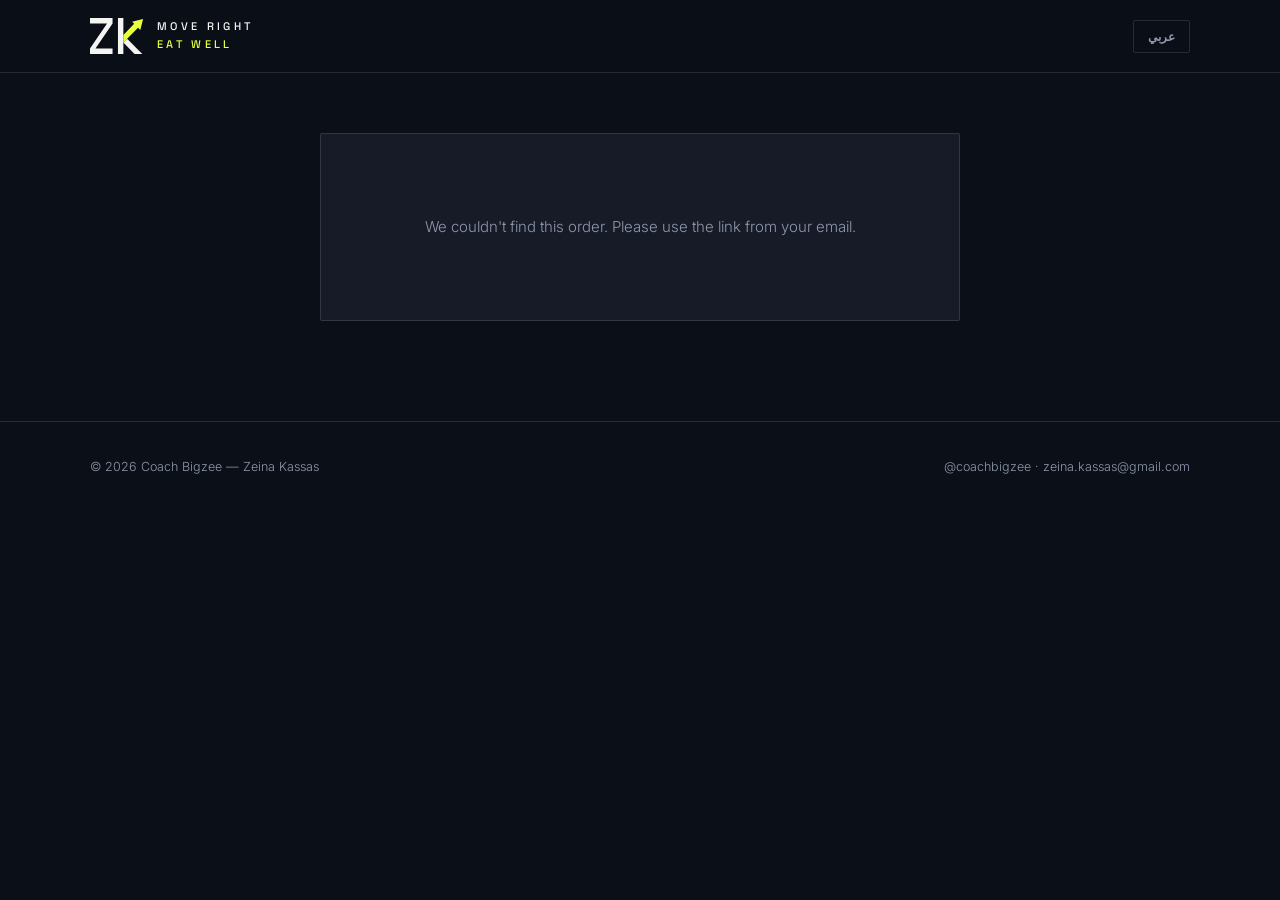
<file: order.html>
<!DOCTYPE html>
<html lang="en">
<head>
<meta charset="UTF-8">
<meta name="viewport" content="width=device-width, initial-scale=1.0">
<meta name="robots" content="noindex">
<title>Your order | Coach Bigzee</title>
<link rel="icon" type="image/svg+xml" href="assets/favicon.svg">
<meta name="theme-color" content="#0B0F18">
<link rel="preconnect" href="https://fonts.googleapis.com">
<link rel="preconnect" href="https://fonts.gstatic.com" crossorigin>
<link href="https://fonts.googleapis.com/css2?family=Space+Grotesk:wght@400;500;600;700&family=Inter:wght@300;400;500;600;700&family=Cairo:wght@500;600;700&family=Tajawal:wght@300;400;500;700&display=swap" rel="stylesheet">
<link rel="stylesheet" href="assets/shop/shop.css">
<style>
  main{padding:60px 0 20px;}
  .box{max-width:640px;margin:0 auto;background:var(--sand);border:1px solid var(--hair);padding:40px 36px;border-radius:2px;}
  .box h1{font-size:clamp(26px,4vw,36px);margin:14px 0 10px;}
  .box > p{color:var(--taupe);margin-bottom:22px;}
  .head{display:flex;gap:18px;align-items:center;margin-bottom:26px;}
  .head img{width:76px;border-radius:2px;}
  .head small{color:var(--taupe);display:block;font-size:12.5px;}
  .timeline{list-style:none;margin:26px 0;border-top:1px solid var(--hair);}
  .timeline li{display:flex;gap:14px;align-items:flex-start;padding:14px 0;border-bottom:1px solid var(--hair);font-size:14px;color:var(--taupe);}
  .timeline li .d{width:22px;height:22px;border-radius:50%;border:1px solid var(--hair2);flex-shrink:0;display:flex;align-items:center;justify-content:center;font-size:12px;margin-top:1px;}
  .timeline li.done{color:var(--ivory);}
  .timeline li.done .d{background:var(--ok);border-color:var(--ok);color:var(--bg);}
  .timeline li.now .d{border-color:var(--lime);box-shadow:0 0 0 4px rgba(232,255,66,.15);}
  .dl{width:100%;font-size:15px;padding:19px;margin-top:8px;}
  .kv{display:flex;justify-content:space-between;font-size:14px;padding:6px 0;color:var(--taupe);}
  .kv b{color:var(--ivory);font-weight:600;}
  .bookmark{font-size:12.5px;color:var(--taupe);margin-top:22px;}
  .center{text-align:center;padding:40px 0;color:var(--taupe);}
  @media(max-width:640px){.box{padding:26px 20px;}}
</style>
</head>
<body>
<nav class="shop-nav">
  <div class="wrap">
    <a class="brand" href="eat-well.html" aria-label="ZK">
      <svg viewBox="650 365 688 466" role="img" aria-label="ZK"><path class="mk-ink" d="M650 365H942V435L721 761H942V831H650V761L871 435H650Z"/><path class="mk-ink" d="M1012 365H1082V831H1012Z"/><path class="mk-ink" d="M1082 682L1131 633L1327 831H1227Z"/><path class="mk-arrow" d="M1082 585L1222 441L1195 412L1338 377L1301 520L1272 492L1131 633L1082 682Z"/></svg>
      <span class="brand-tag"><span>Move Right</span><span class="eat">Eat Well</span></span>
    </a>
    <div class="nav-right"><button class="lang-switch" id="langBtn" type="button">عربي</button></div>
  </div>
</nav>

<main><div class="wrap"><div class="box" id="box"><div class="center"><span class="spinner"></span></div></div></div></main>

<footer class="shop-foot"><div class="wrap">
  <span>© 2026 Coach Bigzee — Zeina Kassas</span>
  <span><a href="https://instagram.com/coachbigzee" target="_blank" rel="noopener">@coachbigzee</a> · <a href="mailto:zeina.kassas@gmail.com">zeina.kassas@gmail.com</a></span>
</div></footer>

<script src="assets/shop/shop-config.js"></script>
<script>
(function () {
  var C = window.ZK_SHOP, q = new URLSearchParams(location.search);
  var id = q.get('id'), token = q.get('t'), isNew = q.get('new') === '1';
  var lang = q.get('lang') === 'ar' ? 'ar' : 'en';
  var T = {
    en: {
      title_new: 'Order received — thank you!', title: 'Your order',
      pending_p: "We're checking your receipt now. As soon as your payment is confirmed you'll get an email with your PDF, and the download button below will unlock. This page updates by itself.",
      paid_title: 'Payment confirmed 🎉', paid_p: 'Your book is ready. Download it below — it was also sent to your email.',
      paid_print_p: "Your payment is confirmed. Download your PDF below. We'll message you on WhatsApp about your printed copy.",
      gift_title: 'A gift for you 🎁', gift_p: 'Coach Bigzee sent you a free copy of the book. Download it below — it was also sent to your email.',
      g1: 'Gift sent by Coach Bigzee', gift: 'Gift',
      rejected_title: "We couldn't confirm your payment",
      rejected_p: 'Please reply to our email or message @coachbigzee on Instagram with your receipt and we will sort it out.',
      reason: 'Reason', order: 'Order', amount: 'Paid', format: 'Format', pdf: 'Digital PDF', print: 'Printed copy + PDF',
      egp: 'EGP', print_fee: 'Printing + shipping',
      s1: 'Order placed & receipt uploaded', s2: 'Payment confirmed by Coach Bigzee', s3: 'PDF emailed + ready to download',
      p1: 'Printing + shipping cost sent on WhatsApp', p2: 'Printing + shipping paid', p3: 'Printed copy shipped',
      download: '⬇ Download your PDF', downloading: 'Preparing your download…', locked: '🔒 Download unlocks after payment confirmation',
      bookmark: 'Tip: bookmark this page — it is your personal download link. Please do not share it.',
      not_found: "We couldn't find this order. Please use the link from your email.",
      limit: 'Download limit reached — please contact us.', err: 'Something went wrong, please try again.',
      setup: 'The shop is being set up — please try again shortly.'
    },
    ar: {
      title_new: 'استلمنا طلبك — شكراً!', title: 'طلبك',
      pending_p: 'بنراجع الإيصال دلوقتي. أول ما الدفع يتأكد هيوصلك إيميل فيه الـ PDF، وزرار التحميل تحت هيتفتح. الصفحة دي بتتحدّث لوحدها.',
      paid_title: 'تم تأكيد الدفع 🎉', paid_p: 'الكتيب جاهز. نزّله من تحت — واتبعت كمان على إيميلك.',
      paid_print_p: 'الدفع اتأكد. نزّل الـ PDF من تحت، وهنكلمك على واتساب بخصوص النسخة المطبوعة.',
      gift_title: 'هدية ليك 🎁', gift_p: 'كوتش بيجزي بعتتلك نسخة هدية من الكتيب. نزّلها من تحت — واتبعتت كمان على إيميلك.',
      g1: 'كوتش بيجزي بعتتلك الهدية', gift: 'هدية',
      rejected_title: 'ماقدرناش نأكد الدفع',
      rejected_p: 'من فضلك رد على الإيميل أو ابعتلنا على إنستجرام @coachbigzee ومعاك الإيصال وهنحلها.',
      reason: 'السبب', order: 'الطلب', amount: 'المدفوع', format: 'النوع', pdf: 'ملف PDF', print: 'نسخة مطبوعة + PDF',
      egp: 'جنيه', print_fee: 'الطباعة والشحن',
      s1: 'الطلب اتسجل والإيصال اترفع', s2: 'كوتش بيجزي أكدت الدفع', s3: 'الـ PDF اتبعت على الإيميل وجاهز للتحميل',
      p1: 'تكلفة الطباعة والشحن اتبعتت على واتساب', p2: 'الطباعة والشحن اتدفعوا', p3: 'النسخة المطبوعة اتشحنت',
      download: '⬇ نزّل الـ PDF', downloading: 'جاري تجهيز التحميل…', locked: '🔒 التحميل بيتفتح بعد تأكيد الدفع',
      bookmark: 'نصيحة: احفظ الصفحة دي — ده لينك التحميل الخاص بيك. ماتشاركهوش مع حد.',
      not_found: 'مش لاقيين الطلب ده. استخدم اللينك اللي في الإيميل.',
      limit: 'وصلت للحد الأقصى للتحميل — كلّمنا.', err: 'حصلت مشكلة، جرّب تاني.',
      setup: 'المتجر بيتجهز — جرّب كمان شوية.'
    }
  };
  var t = function (k) { return T[lang][k]; };
  var box = document.getElementById('box'), data = null, timer = null;
  var esc = function (s) { return String(s == null ? '' : s).replace(/[&<>"']/g, function (c) { return { '&': '&amp;', '<': '&lt;', '>': '&gt;', '"': '&quot;', "'": '&#39;' }[c]; }); };
  var fmt = function (n) { return Number(n).toLocaleString('en-US'); };

  function setLang() {
    document.documentElement.lang = lang; document.documentElement.dir = lang === 'ar' ? 'rtl' : 'ltr';
    document.getElementById('langBtn').textContent = lang === 'ar' ? 'EN' : 'عربي';
    document.querySelector('.brand').href = 'eat-well.html' + (lang === 'ar' ? '?lang=ar' : '');
  }
  document.getElementById('langBtn').onclick = function () {
    lang = lang === 'ar' ? 'en' : 'ar'; q.set('lang', lang); history.replaceState(null, '', '?' + q); setLang(); render();
  };

  function step(label, state) { return '<li class="' + state + '"><span class="d">' + (state === 'done' ? '✓' : '') + '</span>' + label + '</li>'; }

  function render() {
    if (!data) return;
    if (data.error === 'not_found') { box.innerHTML = '<div class="center">' + t('not_found') + '</div>'; return; }
    var paid = data.status === 'paid', rej = data.status === 'rejected', isPrint = data.format === 'print';
    var badge = (data.payment_method === 'gift' ? '<span class="badge b-paid">' + t('gift') + '</span>' : '<span class="badge b-' + data.status + '">' + data.status + '</span>') + (isPrint ? ' <span class="badge b-print">print</span>' : '');
    var gift = data.payment_method === 'gift';
    var title = gift ? t('gift_title') : paid ? t('paid_title') : rej ? t('rejected_title') : (isNew ? t('title_new') : t('title'));
    var p = gift ? t('gift_p') : paid ? t(isPrint ? 'paid_print_p' : 'paid_p') : rej ? t('rejected_p') : t('pending_p');
    var steps = gift ? step(t('g1'), 'done') + step(t('s3'), 'done')
      : step(t('s1'), 'done') + step(t('s2'), paid ? 'done' : rej ? '' : 'now') + step(t('s3'), paid ? 'done' : '');
    if (isPrint) {
      var ps = ['awaiting_quote', 'quote_sent', 'fee_paid', 'shipped'].indexOf(data.print_status);
      steps += step(t('p1') + (data.print_fee != null ? ' — ' + fmt(data.print_fee) + ' ' + t('egp') : ''), ps >= 1 ? 'done' : (paid ? 'now' : ''));
      steps += step(t('p2'), ps >= 2 ? 'done' : (ps === 1 ? 'now' : ''));
      steps += step(t('p3'), ps >= 3 ? 'done' : (ps === 2 ? 'now' : ''));
    }
    box.innerHTML =
      '<div class="head"><img src="assets/shop/eat-well-cover-v2.webp" alt=""><div><strong>' + esc(data.product || 'Eat Well') + '</strong>' +
      '<small>' + t('order') + ' #' + esc(data.order_no) + ' · ' + esc(new Date(data.created_at).toLocaleDateString(lang === 'ar' ? 'ar-EG' : 'en-GB')) + '</small></div></div>' +
      badge + '<h1>' + title + '</h1><p>' + p + '</p>' +
      (rej && data.reject_reason ? '<div class="notice err" style="margin-bottom:20px">' + t('reason') + ': ' + esc(data.reject_reason) + '</div>' : '') +
      '<div class="kv"><span>' + t('format') + '</span><b>' + t(isPrint ? 'print' : 'pdf') + '</b></div>' +
      (gift ? '' : '<div class="kv"><span>' + t('amount') + '</span><b>' + (data.currency === 'USD' ? '$' + Number(data.amount).toFixed(2).replace(/\.00$/, '') : fmt(data.amount) + ' ' + t('egp')) + '</b></div>') +
      (isPrint && data.print_fee != null ? '<div class="kv"><span>' + t('print_fee') + '</span><b>' + fmt(data.print_fee) + ' ' + t('egp') + '</b></div>' : '') +
      '<ul class="timeline">' + steps + '</ul>' +
      (paid ? '<button class="btn btn-primary dl" id="dlBtn">' + t('download') + '</button>'
            : rej ? '' : '<button class="btn btn-ghost dl" disabled>' + t('locked') + '</button>') +
      '<div class="notice err" id="dlErr" style="display:none;margin-top:14px"></div>' +
      '<p class="bookmark">' + t('bookmark') + '</p>';
    var b = document.getElementById('dlBtn');
    if (b) b.onclick = download;
  }

  function call(download) {
    return fetch(C.fn('order-status'), {
      method: 'POST', headers: C.headers({ 'Content-Type': 'application/json' }),
      body: JSON.stringify({ id: id, token: token, download: !!download })
    }).then(function (r) { return r.json(); });
  }

  function load() {
    call(false).then(function (j) {
      data = j; render();
      clearTimeout(timer);
      if (j.status === 'pending' || (j.format === 'print' && j.print_status !== 'shipped' && j.status !== 'rejected')) timer = setTimeout(load, 20000);
    }).catch(function () { timer = setTimeout(load, 20000); });
  }

  function download() {
    var b = document.getElementById('dlBtn'), e = document.getElementById('dlErr');
    b.disabled = true; b.innerHTML = '<span class="spinner"></span> ' + t('downloading');
    call(true).then(function (j) {
      if (j.url) { location.href = j.url; }
      else { e.textContent = j.error === 'download_limit' ? t('limit') : t('err'); e.style.display = 'block'; }
    }).catch(function () { e.textContent = t('err'); e.style.display = 'block'; })
      .finally(function () { b.disabled = false; b.innerHTML = t('download'); });
  }

  setLang();
  if (!C.configured()) { box.innerHTML = '<div class="center">' + t('setup') + '</div>'; return; }
  if (!id || !token) { data = { error: 'not_found' }; render(); return; }
  load();
})();
</script>
</body>
</html>
</file>
<file: assets/shop/shop.css>
/* ZK Shop — shared styles (matches the main site look) */
:root{
  --ivory:#F4F5F2;--ink:#10141F;--sand:#161B27;--bg:#0B0F18;--taupe:#8F98AC;
  --orange:#FF4E1E;--lime:#E8FF42;--ok:#3DDC84;--err:#FF6B6B;
  --hair:rgba(244,245,242,0.12);--hair2:rgba(244,245,242,0.2);
  --serif:'Space Grotesk',sans-serif;--sans:'Inter',sans-serif;
}
*{margin:0;padding:0;box-sizing:border-box;}
[hidden]{display:none !important;}
html{scroll-behavior:smooth;}
body{font-family:var(--sans);background:var(--bg);color:var(--ivory);-webkit-font-smoothing:antialiased;font-weight:300;line-height:1.7;font-size:15px;overflow-x:hidden;}
html[dir=rtl] body{font-family:'Tajawal',var(--sans);}
html[dir=rtl] h1,html[dir=rtl] h2,html[dir=rtl] h3{font-family:'Cairo',var(--serif);}
img{max-width:100%;height:auto;display:block;}
a{color:inherit;text-decoration:none;}
.wrap{max-width:1180px;margin:0 auto;padding:0 40px;}
h1,h2,h3{font-family:var(--serif);font-weight:600;letter-spacing:-0.01em;line-height:1.2;}
.eyebrow{font-size:11px;letter-spacing:0.26em;text-transform:uppercase;color:var(--orange);font-weight:600;display:block;margin-bottom:18px;}
html[dir=rtl] .eyebrow{letter-spacing:0.04em;font-size:13px;}
.muted{color:var(--taupe);}

.btn{display:inline-flex;align-items:center;justify-content:center;gap:10px;padding:17px 34px;border-radius:2px;font-size:13.5px;letter-spacing:0.04em;font-weight:600;transition:all .3s ease;border:1px solid transparent;cursor:pointer;font-family:inherit;white-space:nowrap;}
.btn-primary{background:var(--lime);color:var(--bg);}
.btn-primary:hover{background:var(--orange);color:var(--ivory);}
.btn-orange{background:var(--orange);color:#fff;}
.btn-orange:hover{background:var(--lime);color:var(--bg);}
.btn-ghost{border-color:var(--hair2);color:var(--ivory);background:transparent;}
.btn-ghost:hover{border-color:var(--orange);color:var(--orange);}
.btn[disabled]{opacity:.5;cursor:not-allowed;}
.btn-sm{padding:9px 16px;font-size:12px;}

/* nav */
.shop-nav{position:sticky;top:0;z-index:50;background:rgba(11,15,24,.92);backdrop-filter:blur(10px);border-bottom:1px solid var(--hair);}
.shop-nav .wrap{display:flex;align-items:center;justify-content:space-between;gap:16px;height:72px;}
.brand{display:inline-flex;align-items:center;gap:14px;direction:ltr;}
.brand svg{height:36px;width:auto;}
.brand .mk-ink{fill:var(--ivory);} .brand .mk-arrow{fill:var(--lime);}
.brand-tag{font-family:var(--serif);font-size:11px;font-weight:500;letter-spacing:.3em;line-height:1.6;text-transform:uppercase;}
.brand-tag span{display:block;} .brand-tag .eat{color:var(--lime);}
.nav-right{display:flex;align-items:center;gap:12px;}
.lang-switch{font-size:12px;font-weight:600;color:var(--taupe);border:1px solid var(--hair);border-radius:2px;padding:8px 14px;cursor:pointer;background:none;font-family:inherit;}
.lang-switch:hover{color:var(--orange);border-color:var(--orange);}
.back-link{font-size:12.5px;color:var(--taupe);}
.back-link:hover{color:var(--ivory);}
@media(max-width:640px){.brand-tag,.back-link{display:none;}.wrap{padding:0 18px;}}

/* forms */
.field{margin-bottom:18px;}
.field label{display:block;font-size:12.5px;font-weight:600;letter-spacing:.03em;margin-bottom:8px;color:var(--ivory);}
.field label .req{color:var(--orange);}
.field label .opt{color:var(--taupe);font-weight:400;}
.field input,.field textarea,.field select{width:100%;background:var(--bg);border:1px solid var(--hair2);border-radius:2px;color:var(--ivory);padding:14px 15px;font-size:15px;font-family:inherit;transition:border-color .2s;}
.field input:focus,.field textarea:focus,.field select:focus{outline:none;border-color:var(--lime);}
.field.invalid input,.field.invalid textarea,.field.invalid .drop{border-color:var(--err);}
.field .hint{font-size:12px;color:var(--taupe);margin-top:6px;}
.field .err{display:none;font-size:12px;color:var(--err);margin-top:6px;}
.field.invalid .err{display:block;}
.row2{display:grid;grid-template-columns:1fr 1fr;gap:16px;}
@media(max-width:640px){.row2{grid-template-columns:1fr;}}

.notice{border:1px solid var(--hair2);border-inline-start:3px solid var(--orange);background:var(--sand);padding:16px 18px;font-size:13.5px;border-radius:2px;}
.notice.ok{border-inline-start-color:var(--ok);}
.notice.err{border-inline-start-color:var(--err);}

.badge{display:inline-block;font-size:11px;font-weight:700;letter-spacing:.08em;text-transform:uppercase;padding:5px 10px;border-radius:2px;}
.b-pending{background:rgba(232,255,66,.15);color:var(--lime);}
.b-paid{background:rgba(61,220,132,.15);color:var(--ok);}
.b-rejected{background:rgba(255,107,107,.15);color:var(--err);}
.b-print{background:rgba(255,78,30,.15);color:var(--orange);}

.spinner{width:18px;height:18px;border:2px solid currentColor;border-right-color:transparent;border-radius:50%;animation:spin .7s linear infinite;display:inline-block;}
@keyframes spin{to{transform:rotate(360deg);}}

footer.shop-foot{border-top:1px solid var(--hair);padding:34px 0;margin-top:80px;font-size:12.5px;color:var(--taupe);}
footer.shop-foot .wrap{display:flex;justify-content:space-between;flex-wrap:wrap;gap:12px;}
</file>
